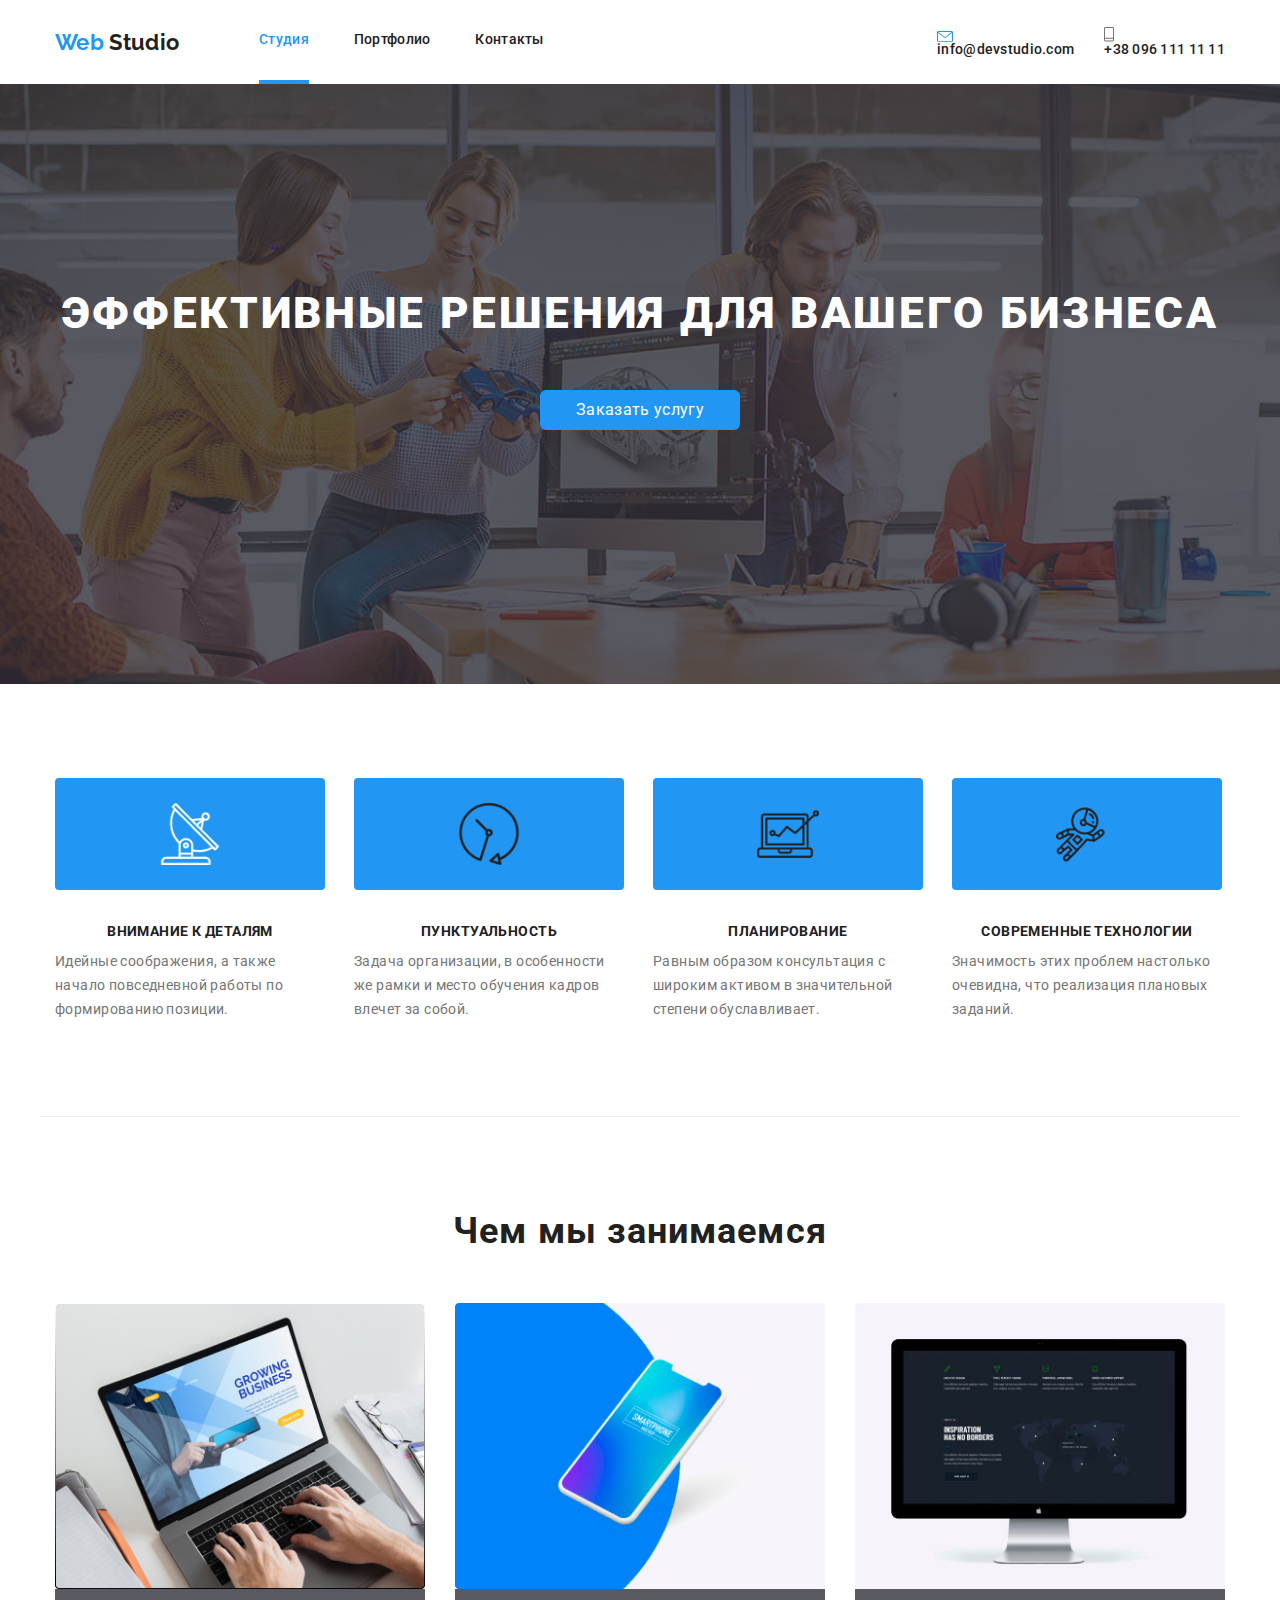
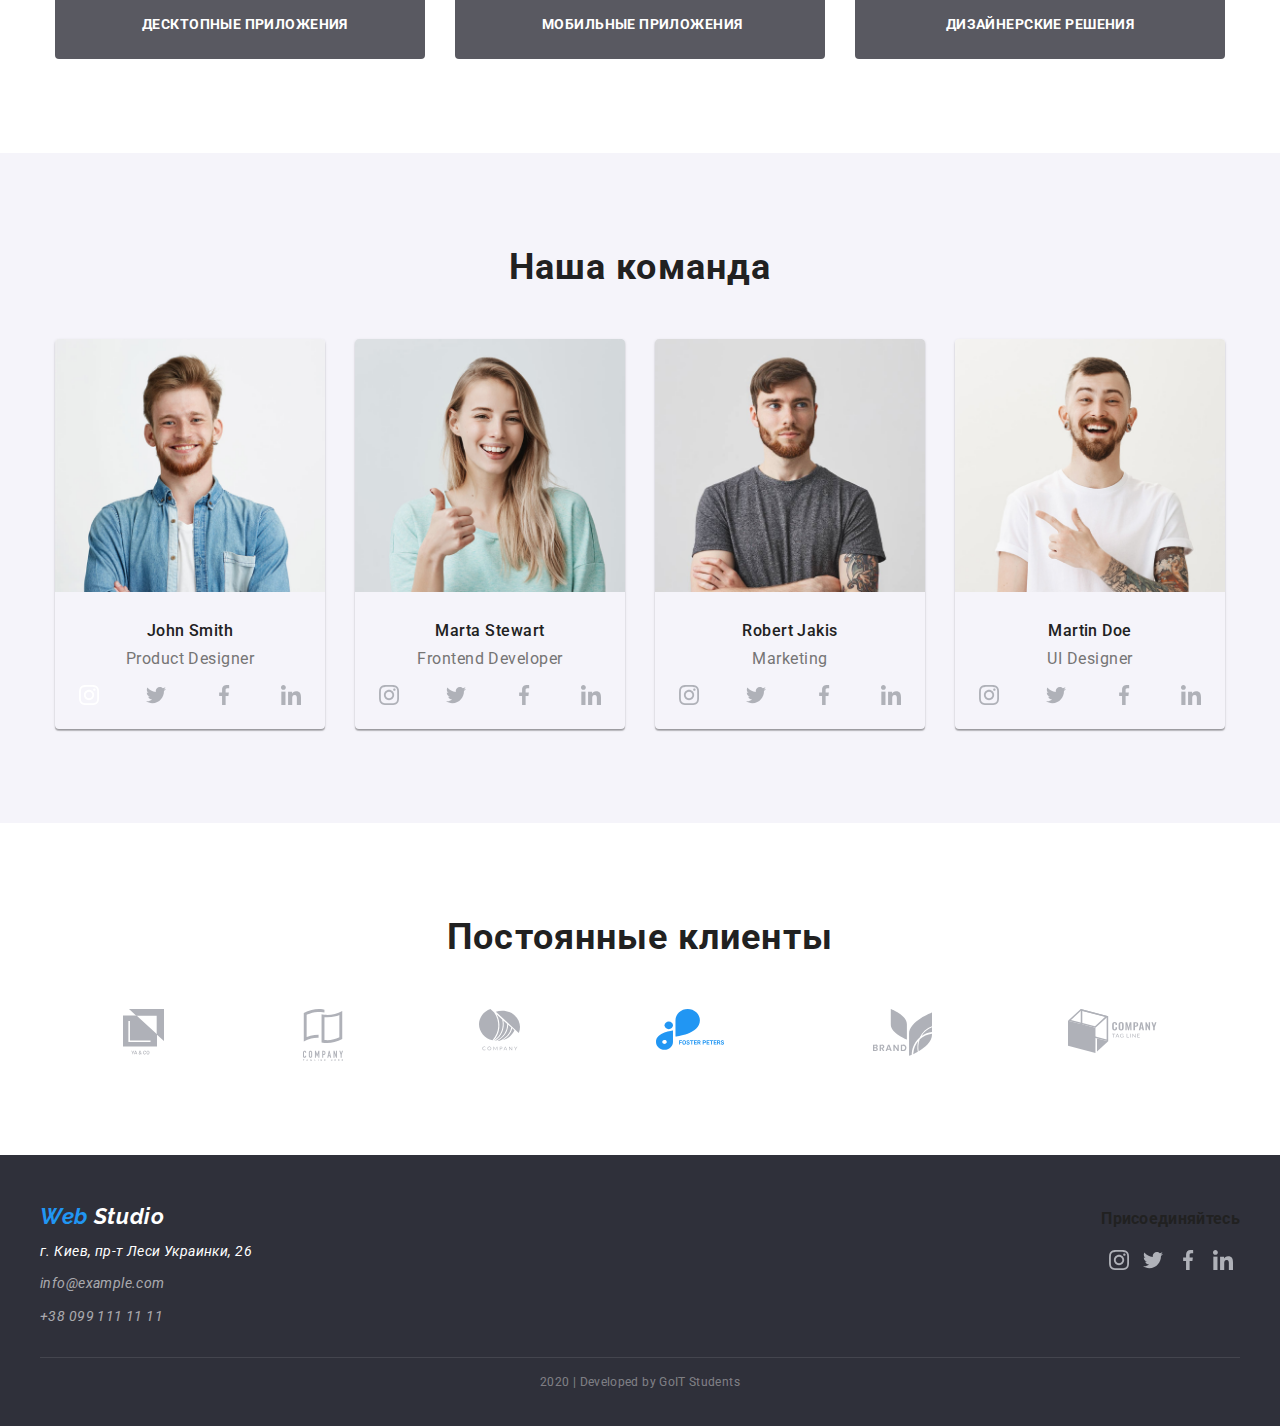
<file: index.html>
<!DOCTYPE html>
<html lang="ru">
  <head>
    <meta charset="UTF-8" />
    <meta name="viewport" content="width=device-width, initial-scale=1.0" />
    <title>Web Studio</title>
    <link
      href="https://fonts.googleapis.com/css2?family=Raleway:wght@700&family=Roboto:ital,wght@0,500;0,700;1,300&display=swap"
      rel="stylesheet">
      <link rel="stylesheet" href="https://cdnjs.cloudflare.com/ajax/libs/modern-normalize/0.6.0/modern-normalize.min.css">
    <link rel="stylesheet" href="./css/main.css">
  </head>
  <body>
    <header>
      <div class="container">
      <nav>
        <a href="./" class="logo"><span class="logo-accent">Web</span> Studio</a>
        <ul class="navigation">
          <li >
            <a href="./" class="current">Студия</a>
          </li>
          <li>
            <a href="./portfolio.html" class="link">Портфолио</a>
          </li>
          <li>
            <a href="" class="link">Контакты</a>
          </li>
        </ul>      
      <ul class="contact">
        <li>
          <a href="mailto:info@devstudio.com" class="link"
            ><img src="./img/envelope(hover).svg" alt="" />
            info@devstudio.com</a
          >
        </li>
        <li>
          <a href="tel:+380961111111" class="link"
            ><img src="./img/vector.svg" alt="" /> +38 096 111 11 11</a
          >
        </li>            
      </ul>
      </nav>
      </div>
    </header>
    <main>
      <section  class="hero-section">
          <h1 class="solutions">эффективные решения для вашего бизнеса</h1>
          <a href="" class="btn">Заказать услугу</a>        
      </section>
      <section  class="qualities-section">
        <div class="container">
         <h2 class="quailies-title">Наши качества</h2>
          <ul class="qualities-list">
            <li class="item">
              <a href="" class="link"><img src="./img/antenna1.png" alt="" /></a>
              <h3 class="title">Внимание к деталям</h3>
              <p class="text">
                Идейные соображения, а также начало повседневной работы по
                формированию позиции.
              </p>
            </li>
            <li class="item">
              <a href="" class="link"><img src="./img/clock1.png" alt="" /></a>
              <h3 class="title">Пунктуальность</h3>
              <p class="text">
                Задача организации, в особенности же рамки и место обучения кадров
                влечет за собой.
              </p>
            </li>
            <li class="item">
              <a href="" class="link"><img src="./img/diagram1.png" alt="" /></a>
              <h3 class="title">Планирование</h3>
              <p class="text">
                Равным образом консультация с широким активом в значительной
                степени обуславливает.
              </p>
            </li>
            <li class="item">
              <a href="" class="link"><img src="./img/astronaut1.png" alt="" /></a>
              <h3 class="title">Современные технологии</h3>
              <p class="text">
                Значимость этих проблем настолько очевидна, что реализация
                плановых заданий.
              </p>
            </li>
          </ul>
        </div>
      </section>
      <section class="we-doing-section">
        <div class="container">
        <h2>Чем мы занимаемся</h2>          
          <ul class="we-doing-list">
            <li class="item">
              <img src="./img/desktopapp.jpg" alt="" />
              <h3 class="we-doing-list-title">Десктопные приложения</h3>
            </li>
            <li class="item">
              <img src="./img/mobileapp.jpg" alt="" />
              <h3 class="we-doing-list-title">Мобильные приложения</h3>
            </li>
            <li class="item">
              <img src="./img/designsolutions.jpg" alt="" />
              <h3 class="we-doing-list-title">Дизайнерские решения</h3>
            </li>
          </ul>
        </div>
      </section>
      <section class="team-section">
       <div class="container">
          <h2>Наша команда</h2>
          <ul class="team-list">
            <li class="item">
              <img class="portrait" src="./img/johnsmith.png" alt="" />
              <h3 class="title">John Smith</h3>
              <p class="proffesion">Product Designer</p>
              <ul class="social-links">
                <li><a href="" aria-label="Ссылка на Instagram"><img src="./img/instagram.svg" alt="" /></a></li>
                <li><a href="" aria-label="Ссылка на Twitter"><img src="./img/twitter.svg" alt="" /></a></li>
                <li><a href="" aria-label="Ссылка на Facebook"><img src="./img/facebook.svg" alt="" /></a></li>
                <li><a href="" aria-label="Ссылка на LinkedIn"><img src="./img/linkedin.svg" alt="" /></a></li>
              </ul>
            </li>
            <li class="item">
              <img class="portrait" src="./img/martastewart.png" alt="" />
              <h3 class="title">Marta Stewart</h3>
              <p class="proffesion">Frontend Developer</p>
              <ul class="social-links">
                <li><a href="" aria-label="Ссылка на Instagram"><img src="./img/instagram2.svg" alt="" /></a></li>
                <li><a href="" aria-label="Ссылка на Twitter"><img src="./img/twitter.svg" alt="" /></a></li>
                <li><a href="" aria-label="Ссылка на Facebook"><img src="./img/facebook.svg" alt="" /></a></li>
                <li><a href="" aria-label="Ссылка на LinkedIn"><img src="./img/linkedin.svg" alt="" /></a></li>
              </ul>
            </li>
            <li class="item">
              <img class="portrait" src="./img/robertjakis.png" alt="" />
              <h3 class="title">Robert Jakis</h3>
              <p class="proffesion">Marketing</p>
              <ul class="social-links">
                <li><a href="" aria-label="Ссылка на Instagram"><img src="./img/instagram2.svg" alt="" /></a></li>
                <li><a href="" aria-label="Ссылка на Twitter"><img src="./img/twitter.svg" alt="" /></a></li>
                <li><a href="" aria-label="Ссылка на Facebook"><img src="./img/facebook.svg" alt="" /></a></li>
                <li><a href="" aria-label="Ссылка на LinkedIn"><img src="./img/linkedin.svg" alt="" /></a></li>
              </ul>
            </li>
            <li class="item">
              <img class="portrait" src="./img/martindoe.png" alt="" />
              <h3 class="title">Martin Doe</h3>
              <p class="proffesion">UI Designer</p>
              <ul class="social-links">
                <li><a href="" aria-label="Ссылка на Instagram"><img src="./img/instagram2.svg" alt="" /></a></li>
                <li><a href="" aria-label="Ссылка на Twitter"><img src="./img/twitter.svg" alt="" /></a></li>
                <li><a href="" aria-label="Ссылка на Facebook"><img src="./img/facebook.svg" alt="" /></a></li>
                <li><a href="" aria-label="Ссылка на LinkedIn"><img src="./img/linkedin.svg" alt="" /></a></li>
              </ul>
            </li>
          </ul>
       </div>
      </section>
      <section class="clients-section">
        <div class="container">
          <h2>Постоянные клиенты</h2>
          <ul class="cliets-list">
            <li>
              <a href="" class="link" aria-label="Ссылка на Client1"><img src="./img/client1.svg" alt="" /></a>
            </li>
            <li>
              <a href="" class="link" aria-label="Ссылка на Client2"></a><img src="./img/client2.svg" alt="" /></a>
            </li>
            <li>
              <a href="" class="link" aria-label="Ссылка на Client3"></a><img src="./img/client3.svg" alt="" /></a>
            </li>
            <li>
              <a href="" class="link" aria-label="Ссылка на Client4"></a><img src="./img/client4.svg" alt="" /></a>
            </li>
            <li>
              <a href="" class="link" aria-label="Ссылка на Client5"></a><img src="./img/client5.svg" alt="" /></a>
            </li>
            <li>
              <a href="" class="link" aria-label="Ссылка на Client6"></a><img src="./img/client6.svg" alt="" /></a>
            </li>
          </ul>
        </div>
      </section>
    </main>
    <footer class="footer">
      <div class="footer-container">        
        <address class="footer-adress">
          <a href="./" class="logo"><span class="logo-accent">Web</span> Studio</a>
          <p class="street">г. Киев, пр-т Леси Украинки, 26</p>
          <a href="mailto:info@example.com" class="link">info@example.com</a>
          <br />
          <a href="tel:+380991111111" class="tel-link">+38 099 111 11 11</a>
        </address>  
        <div class="connect">  
        <b>Присоединяйтесь</b>
        <ul class="footer-connect">          
          <li>
            <a href="" class="link" aria-label="Ссылка на Instagram"><img src="./img/instagram2.svg" alt="" /></a>
          </li>
          <li>
            <a href="" class="link" aria-label="Ссылка на Twitter"><img src="./img/twitter.svg" alt="" /></a>
          </li>
          <li>
            <a href="" class="link" aria-label="Ссылка на Facebook"><img src="./img/facebook.svg" alt="" /></a>
          </li>
          <li>
            <a href="" class="link" aria-label="Ссылка на LinkedIn"><img src="./img/linkedin.svg" alt="" /></a>
          </li>
        </ul>
        </div>
        </div>        
        <p class="copyright">2020 | Developed by GoIT Students</p>      
    </footer>
  </body>
</html>
</file>
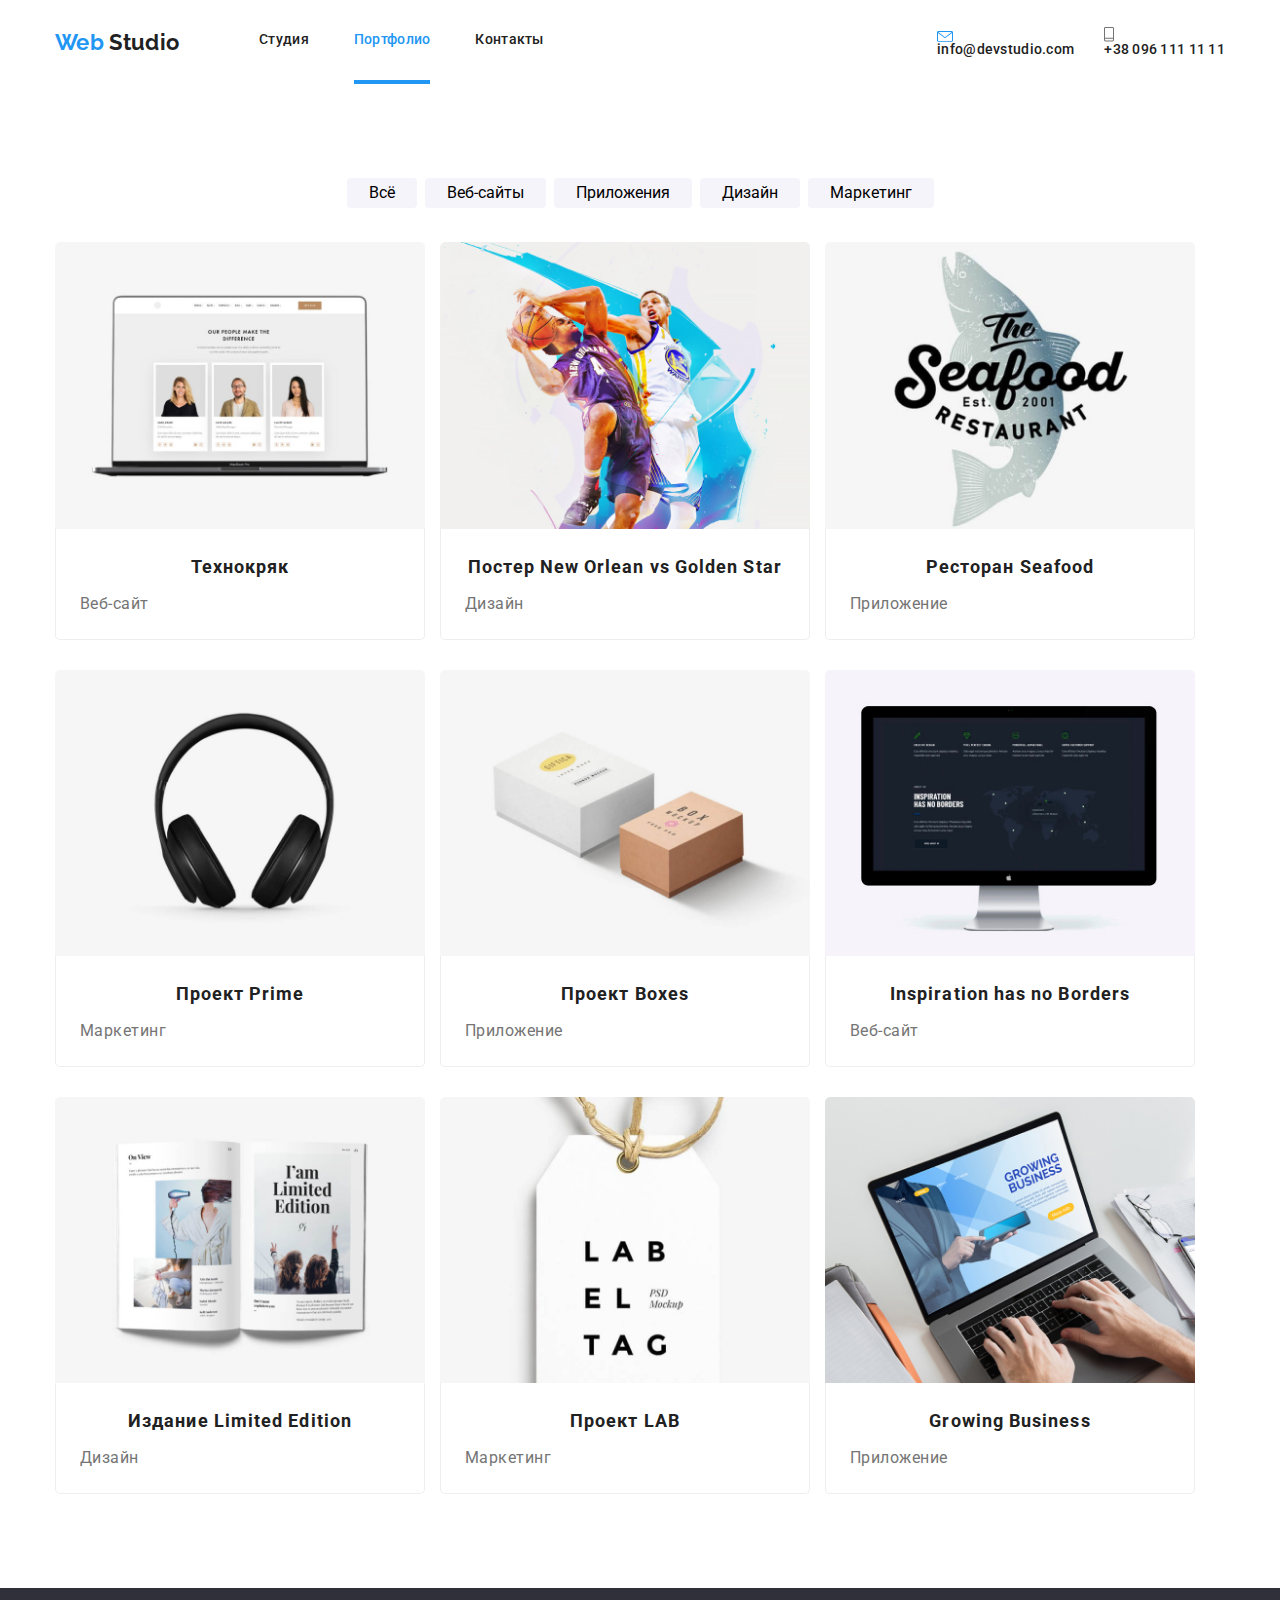
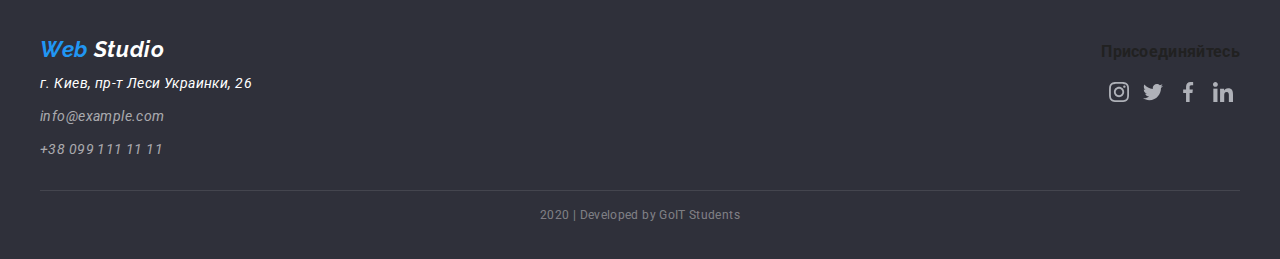
<file: portfolio.html>
<!DOCTYPE html>
<html lang="en">
  <head>
    <meta charset="UTF-8" />
    <meta name="viewport" content="width=device-width, initial-scale=1.0" />
    <title>Portfolio</title>
    <link
      href="https://fonts.googleapis.com/css2?family=Raleway:wght@700&family=Roboto:ital,wght@0,500;0,700;1,300&display=swap"
      rel="stylesheet"
    />
    <link
      rel="stylesheet"
      href="https://cdnjs.cloudflare.com/ajax/libs/modern-normalize/0.6.0/modern-normalize.min.css"
    />
    <link rel="stylesheet" href="css/main.css" />
  </head>

  <body>
    <header>
      <div class="container">
        <nav>
          <a href="./" class="logo"
            ><span class="logo-accent">Web</span> Studio</a
          >
          <ul class="navigation">
            <li>
              <a href="./" class="link">Студия</a>
            </li>
            <li>
              <a href="./portfolio.html" class="current">Портфолио</a>
            </li>
            <li>
              <a href="" class="link">Контакты</a>
            </li>
          </ul>

          <ul class="contact">
            <li>
              <a href="mailto:info@devstudio.com" class="link"
                ><img src="./img/envelope(hover).svg" alt="" />
                info@devstudio.com</a
              >
            </li>

            <li>
              <a href="tel:+380961111111" class="link"
                ><img src="./img/vector.svg" alt="" /> +38 096 111 11 11</a
              >
            </li>
          </ul>
        </nav>
      </div>
    </header>
    <main>
      <section class="portfolio-section">
        <div class="container">
          <ul class="buttons">
            <li class="item"><button class="button">Всё</button></li>
            <li class="item"><button class="button">Веб-сайты</button></li>
            <li class="item"><button class="button">Приложения</button></li>
            <li class="item"><button class="button">Дизайн</button></li>
            <li class="item"><button class="button">Маркетинг</button></li>
          </ul>          
            <div class="portfolio-container">
              <ul class="portfolio-list">
                <li>
                  <a class="portfolio-link" href="">
                    <img src="./img/portfolio1.jpg" alt="" />
                    <div class="card-content">
                    <h3 class="title">Технокряк</h3>
                    <p class="type">Веб-сайт</p>
                    <p class="text">
                      Технокряк это современная площадка распространения
                      коронавируса. Компании используют эту платформу для
                      цифрового шпионажа и атак на защищённые сервера
                      конкурентов.
                    </p>
                    </div>
                  </a>
                </li>
                <li>
                  <a class="portfolio-link" href="">
                    <img src="./img/portfolio2.jpg" alt="" />
                    <div class="card-content">
                    <h3 class="title">
                      Постер New Orlean vs Golden Star
                    </h3>
                    <p class="type">Дизайн</p>
                    <p class="text">
                      Технокряк это современная площадка распространения
                      коронавируса. Компании используют эту платформу для
                      цифрового шпионажа и атак на защищённые сервера
                      конкурентов.
                    </p>
                    </div>
                  </a>
                </li>
                <li>
                  <a class="portfolio-link" href="">
                    <img src="./img/portfolio3.jpg" alt="" />
                    <div class="card-content">
                    <h3 class="title">Ресторан Seafood</h3>
                    <p class="type">Приложение</p>
                    <p class="text">
                      Технокряк это современная площадка распространения
                      коронавируса. Компании используют эту платформу для
                      цифрового шпионажа и атак на защищённые сервера
                      конкурентов.
                    </p>
                    </div>
                  </a>
                </li>
                <li>
                  <a class="portfolio-link" href="">
                    <img src="./img/portfolio4.jpg" alt="" />
                    <div class="card-content">
                    <h3 class="title">Проект Prime</h3>
                    <p class="type">Маркетинг</p>
                    <p class="text">
                      Технокряк это современная площадка распространения
                      коронавируса. Компании используют эту платформу для
                      цифрового шпионажа и атак на защищённые сервера
                      конкурентов.
                    </p>
                    </div>
                  </a>
                </li>
                <li>
                  <a class="portfolio-link" href="">
                    <img src="./img/portfolio5.jpg" alt="" />
                    <div class="card-content">
                    <h3 class="title">Проект Boxes</h3>
                    <p class="type">Приложение</p>
                    <p class="text">
                      Технокряк это современная площадка распространения
                      коронавируса. Компании используют эту платформу для
                      цифрового шпионажа и атак на защищённые сервера
                      конкурентов.
                    </p>
                    </div>
                  </a>
                </li>
                <li>
                  <a class="portfolio-link" href="">
                    <img src="./img/portfolio6.jpg" alt="" />
                    <div class="card-content">
                    <h3 class="title">Inspiration has no Borders</h3>
                    <p class="type">Веб-сайт</p>
                    <p class="text">
                      Технокряк это современная площадка распространения
                      коронавируса. Компании используют эту платформу для
                      цифрового шпионажа и атак на защищённые сервера
                      конкурентов.
                    </p>
                    </div>
                  </a>
                </li>
                <li>
                  <a class="portfolio-link" href="">
                    <img src="./img/portfolio7.jpg" alt="" />
                    <div class="card-content">
                    <h3 class="title">Издание Limited Edition</h3>
                    <p class="type">Дизайн</p>
                    <p class="text">
                      Технокряк это современная площадка распространения
                      коронавируса. Компании используют эту платформу для
                      цифрового шпионажа и атак на защищённые сервера
                      конкурентов.
                    </p>
                    </div>
                  </a>
                </li>
                <li>
                  <a class="portfolio-link" href="">
                    <img src="./img/portfolio8.jpg" alt="" />
                    <div class="card-content">
                      <h3 class="title">Проект LAB</h3>
                      <p class="type">Маркетинг</p>
                      <p class="text">
                        Технокряк это современная площадка распространения
                        коронавируса. Компании используют эту платформу для
                        цифрового шпионажа и атак на защищённые сервера
                        конкурентов.
                      </p>                    
                      </div>
                  </a>
                </li>
                <li>
                  <a class="portfolio-link" href="">
                    <img src="./img/portfolio9.jpg" alt="" />
                    <div class="card-content">
                    <h3 class="title">Growing Business</h3>
                    <p class="type">Приложение</p>
                    <p class="text">
                      Технокряк это современная площадка распространения
                      коронавируса. Компании используют эту платформу для
                      цифрового шпионажа и атак на защищённые сервера
                      конкурентов.
                    </p>
                    </div>
                  </a>
                </li>
              </ul>
            </div>          
        </div>
      </section class="section">
    </main>
    <footer class="footer">
      <div class="footer-container">
        <address class="footer-adress">
          <a href="./" class="logo"
            ><span class="logo-accent">Web</span> Studio</a
          >
          <p class="street">г. Киев, пр-т Леси Украинки, 26</p>
          <a href="mailto:info@example.com" class="link">info@example.com</a>
          <br />
          <a href="tel:+380991111111" class="tel-link">+38 099 111 11 11</a>
        </address>
        <div class="connect">
          <b>Присоединяйтесь</b>
          <ul class="footer-connect">
            <li>
              <a href="" class="link" aria-label="Ссылка на Instagram"
                ><img src="./img/instagram2.svg" alt=""
              /></a>
            </li>
            <li>
              <a href="" class="link" aria-label="Ссылка на Twitter"
                ><img src="./img/twitter.svg" alt=""
              /></a>
            </li>
            <li>
              <a href="" class="link" aria-label="Ссылка на Facebook"
                ><img src="./img/facebook.svg" alt=""
              /></a>
            </li>
            <li>
              <a href="" class="link" aria-label="Ссылка на LinkedIn"
                ><img src="./img/linkedin.svg" alt=""
              /></a>
            </li>
          </ul>
        </div>
      </div>
      <p class="copyright">2020 | Developed by GoIT Students</p>
    </footer>
  </body>
</html>
</file>
<file: css/main.css>
/* Палитра */
/* Основной цвет текста #212121 */
/* Основной цвет фона #FFFFFF */
/* Дополнительный цвет текста #757575 */
/* Акцент #2196F3 */
/* Дополнительный цвет фона #F5F4FA */
/* Цвет фона футера #2F303A */

body {
  color: #212121;
  background-color: #ffffff;
  font-family: "Roboto", sans-serif;
  letter-spacing: 0.02em;
}

ul {
  list-style: none;
  padding: 0;
  margin-top: 0;
  margin-bottom: 0;
}
a {
  color: inherit;
  text-decoration: none;
}

h2 {
  font-weight: 700;
  font-size: 36px;
  line-height: 1.16;
  text-align: center;
  letter-spacing: 0.03em;
  margin-top: 0;
  margin-bottom: 50px;
}

h3 {
  font-weight: 700;
  font-size: 36px;
  line-height: 1.16;
  text-align: center;
  letter-spacing: 0.03em;
  margin-top: 0;
  margin-bottom: 0;
}

img {
  display: block;
  max-width: 100%;
  height: auto;
}

.portfolio-section {
  padding-top: 94px;
  padding-bottom: 94px;
}

.we-doing-section {
  padding-top: 94px;
  padding-bottom: 94px;
}

.clients-section {
  padding-top: 94px;
  padding-bottom: 94px;
}
.qualities-section {
  padding-top: 94px;
}

.qualities-section .container {
  padding-bottom: 94px;
  border-bottom: 1px solid #ececec;
}
/* Выделение ссылки */

.link:hover,
.link:focus {
  color: #2196f3;
}

.current {
  color: #2196f3;
  border-bottom: 4px solid #2196f3;
  display: block;
  padding-top: 32px;
  padding-bottom: 32px;
}

/* Логотип */

.logo {
  font-family: "Raleway", sans-serif;
  font-weight: 700;
  font-size: 22px;
  line-height: 1.2;
}

.logo-accent {
  color: #2196f3;
}

/* Навигация */
.container nav {
  display: flex;
  align-items: center;
}

.navigation {
  display: flex;
  font-weight: 500;
  font-size: 14px;
  line-height: 1.14;
  letter-spacing: 0.02em;
  margin-left: 80px;
}

.navigation li + li {
  margin-left: 45px;
}

.navigation .link {
  display: block;
  padding-top: 32px;
  padding-bottom: 32px;
}

/* Контакты */

.contact {
  display: flex;
  font-weight: 500;
  font-size: 14px;
  line-height: 1.14;
  letter-spacing: 0.02em;
  margin-left: auto;
  align-items: baseline;
}

.contact li + li {
  margin-left: 30px;
}

/* Герой */
.hero-section {
  text-align: center;
  padding-top: 200px;
  padding-bottom: 200px;
  height: 600px;
  max-width: 1600px;
  margin-right: auto;
  margin-left: auto;
  background-color: black;
  background-size: cover;
  background-position: center;
  background-repeat: no-repeat;
  background-image: linear-gradient(
      to right,
      rgba(47, 48, 58, 0.8),
      rgba(47, 48, 58, 0.8)
    ),
    url("../img/hero-bg.jpg");
}

.solutions {
  margin-top: 0px;
  margin-bottom: 46px;
  color: #ffffff;
  font-weight: 900;
  font-size: 44px;
  line-height: 1.36;
  letter-spacing: 0.06em;
  text-transform: uppercase;
}

/* Наши качества */

.qualities-list .title {
  font-weight: 700;
  font-size: 14px;
  line-height: 1.14;
  letter-spacing: 0.03em;
  text-transform: uppercase;
  margin-top: 0;
  margin-bottom: 10px;
}

.qualities-list .text {
  color: #757575;
  font-size: 14px;
  line-height: 1.71;
  letter-spacing: 0.03em;
}

.qualities-list .item {
  width: 270px;
}

.qualities-list li + li {
  margin-left: 29px;
}

.qualities-list a {
  width: 270px;
}

.container .qualities-list {
  display: flex;
  align-items: center;
}

/* Чем мы занимаемся */

.we-doing-list .item {
  color: #ffffff;
  font-weight: 700;
  font-size: 14px;
  line-height: 1.14;
  text-align: center;
  letter-spacing: 0.03em;
  text-transform: uppercase;
  width: 370px;
}

/* Наша команда */
.social-links {
  display: flex;
  justify-content: space-around;
  margin-bottom: 24px;
}

.team-section {
  background: #f5f4fa;
  padding-top: 94px;
}

.team-list {
  display: flex;
  padding-bottom: 94px;
}

.team-list .item {
  border-radius: 4px;
  box-shadow: 0px 2px 1px rgba(0, 0, 0, 0.2), 0px 1px 1px rgba(0, 0, 0, 0.14),
    0px 1px 3px rgba(0, 0, 0, 0.12);
}

.team-list .item + .item {
  margin-left: 30px;
}

.team-list .portrait {
  width: 270px;
  margin-bottom: 30px;
}

.team-list .title {
  font-weight: 500;
  font-size: 16px;
  line-height: 1.18;
  text-align: center;
  letter-spacing: 0.03em;
}

.team-list .proffesion {
  color: #757575;
  font-size: 16px;
  line-height: 1.18;
  text-align: center;
  letter-spacing: 0.03em;
}

.proffesion {
  margin-bottom: 16px;
}

/* Футер */

.footer {
  background-color: #2f303a;
  padding-top: 48px;
  padding-bottom: 20px;
}

.footer .logo {
  color: #ffffff;
}
.footer-adress .street {
  color: #ffffff;
  font-size: 14px;
  line-height: 1.71;
  letter-spacing: 0.03em;
}

.footer-adress > a {
  font-size: 14px;
  line-height: 1.71;
  letter-spacing: 0.03em;
  color: rgba(255, 255, 255, 0.6);
}

.footer > b {
  color: #ffffff;
  font-weight: 700;
  font-size: 14px;
  line-height: 1.14;
  letter-spacing: 0.03em;
  text-transform: uppercase;
}

.footer .copyright {
  font-size: 12px;
  line-height: 2;
  text-align: center;
  letter-spacing: 0.03em;
  color: rgba(255, 255, 255, 0.4);
}

.buttons {
  font-weight: 500;
  font-size: 16px;
  line-height: 1.62;
  text-align: center;
  letter-spacing: 0.03em;
  display: flex;
  justify-content: center;
  margin-bottom: 34px;
}
.portfolio-link {
  display: block;
}

.portfolio-list .title {
  font-weight: 700;
  font-size: 18px;
  line-height: 2;
  letter-spacing: 0.06em;
  margin-bottom: 4px;
}

.portfolio-list img {
  display: block;
  width: 370px;
}

.portfolio-list .type {
  color: #757575;
  font-size: 16px;
  line-height: 1.87;
  letter-spacing: 0.03em;
  margin-top: 0;
  margin-bottom: 0;
}

.portfolio-list .text {
  color: #ffffff;
  font-size: 18px;
  line-height: 1.56;
  letter-spacing: 0.03em;
  border: 1px solid #eeeeee;
  box-sizing: border-box;
  display: none;
}

/* Flexbox */

.container {
  width: 1200px;
  padding-left: 15px;
  padding-right: 15px;
  margin-top: 0;
  margin-left: auto;
  margin-right: auto;
}

.btn {
  color: #ffffff;
  display: inline-block;
  padding: 10px 32px;
  min-width: 200px;
  background-color: #2196f3;
  border-radius: 6px;
  text-align: center;
  border: 1px solid transparent;
}

.btn:hover,
.btn:focus {
  border-color: #2196f3;
  color: #2196f3;
  background-color: #fff;
}

.text {
  margin-top: 0;
  margin-bottom: 0;
}

.quailies-title {
  display: none;
}

.item .link {
  display: inline-block;
  margin-bottom: 30px;
  padding: 25px 104px;
  background-color: #2196f3;
  border-radius: 4px;
}

.we-doing-list-title {
  width: 370px;
  font-size: 14px;
  padding: 27px 87px;
  text-align: center;
  white-space: nowrap;
  background: rgba(47, 48, 58, 0.8);
  border-radius: 0px 0px 4px 4px;
  margin-top: 0;
  margin-bottom: 0;
}

.we-doing-list {
  display: flex;
}
.we-doing-list img {
  display: block;
  width: 370px;
}

.we-doing-list .item + .item {
  margin-left: 30px;
}

h3.title {
  margin-top: 0;
  margin-bottom: 10px;
}

.team-list p {
  margin-top: 0px;
  margin-bottom: 16px;
}

.footer-container {
  display: flex;
  width: 1200px;
  margin: 0 auto;
  border-bottom: 1px solid rgba(255, 255, 255, 0.1);
  padding-bottom: 28px;
  justify-content: space-between;
  align-items: baseline;
}

.footer-adress .logo {
  display: inline-block;
  margin-bottom: 10px;
  font-family: "Raleway", sans-serif;
  font-weight: 700;
  font-size: 22px;
  line-height: 1.2;
}

.street {
  margin-top: 0;
  margin-bottom: 0;
}

.footer-adress p {
  margin-bottom: 9px;
}

.footer-adress .link {
  display: inline-block;
  margin-bottom: 9px;
}

.tel-link {
  display: inline-block;
}

.footer-connect {
  display: flex;
  justify-content: space-around;
}

.footer b {
  display: inline-block;
  margin-bottom: 21px;
}

.portfolio-list {
  display: flex;
  flex-wrap: wrap;
}

.portfolio-list li {
  width: 370px;
  margin-right: 15px;
  margin-bottom: 30px;
  border-top-left-radius: 5px;
  border-top-right-radius: 5px;
  overflow: hidden;
}

.card-content {
  background: #ffffff;
  border-left: 1px solid #eee;
  border-right: 1px solid #eee;
  border-bottom: 1px solid #eee;
  padding-left: 24px;
  padding-right: 24px;
  padding-top: 20px;
  padding-bottom: 20px;
  border-bottom-left-radius: 5px;
  border-bottom-right-radius: 5px;
}

.portfolio-list li:nth-child(3n) {
  margin-right: 0;
}

.portfolio-list li:nth-last-child(-n + 3) {
  margin-bottom: 0;
}

.button {
  padding: 6px 22px;
  background: #f5f4fa;
  border-radius: 4px;
  border: hidden;
  text-align: center;
}

.buttons .item + .item {
  margin-left: 8px;
}

.button:hover,
.button:focus {
  background: #2196f3;
  box-shadow: 0px 2px 2px rgba(0, 0, 0, 0.12), 0px 1px 2px rgba(0, 0, 0, 0.08),
    0px 3px 1px rgba(0, 0, 0, 0.1);
  border-radius: 4px;
}

.cliets-list {
  display: flex;
  justify-content: space-around;
}
</file>
